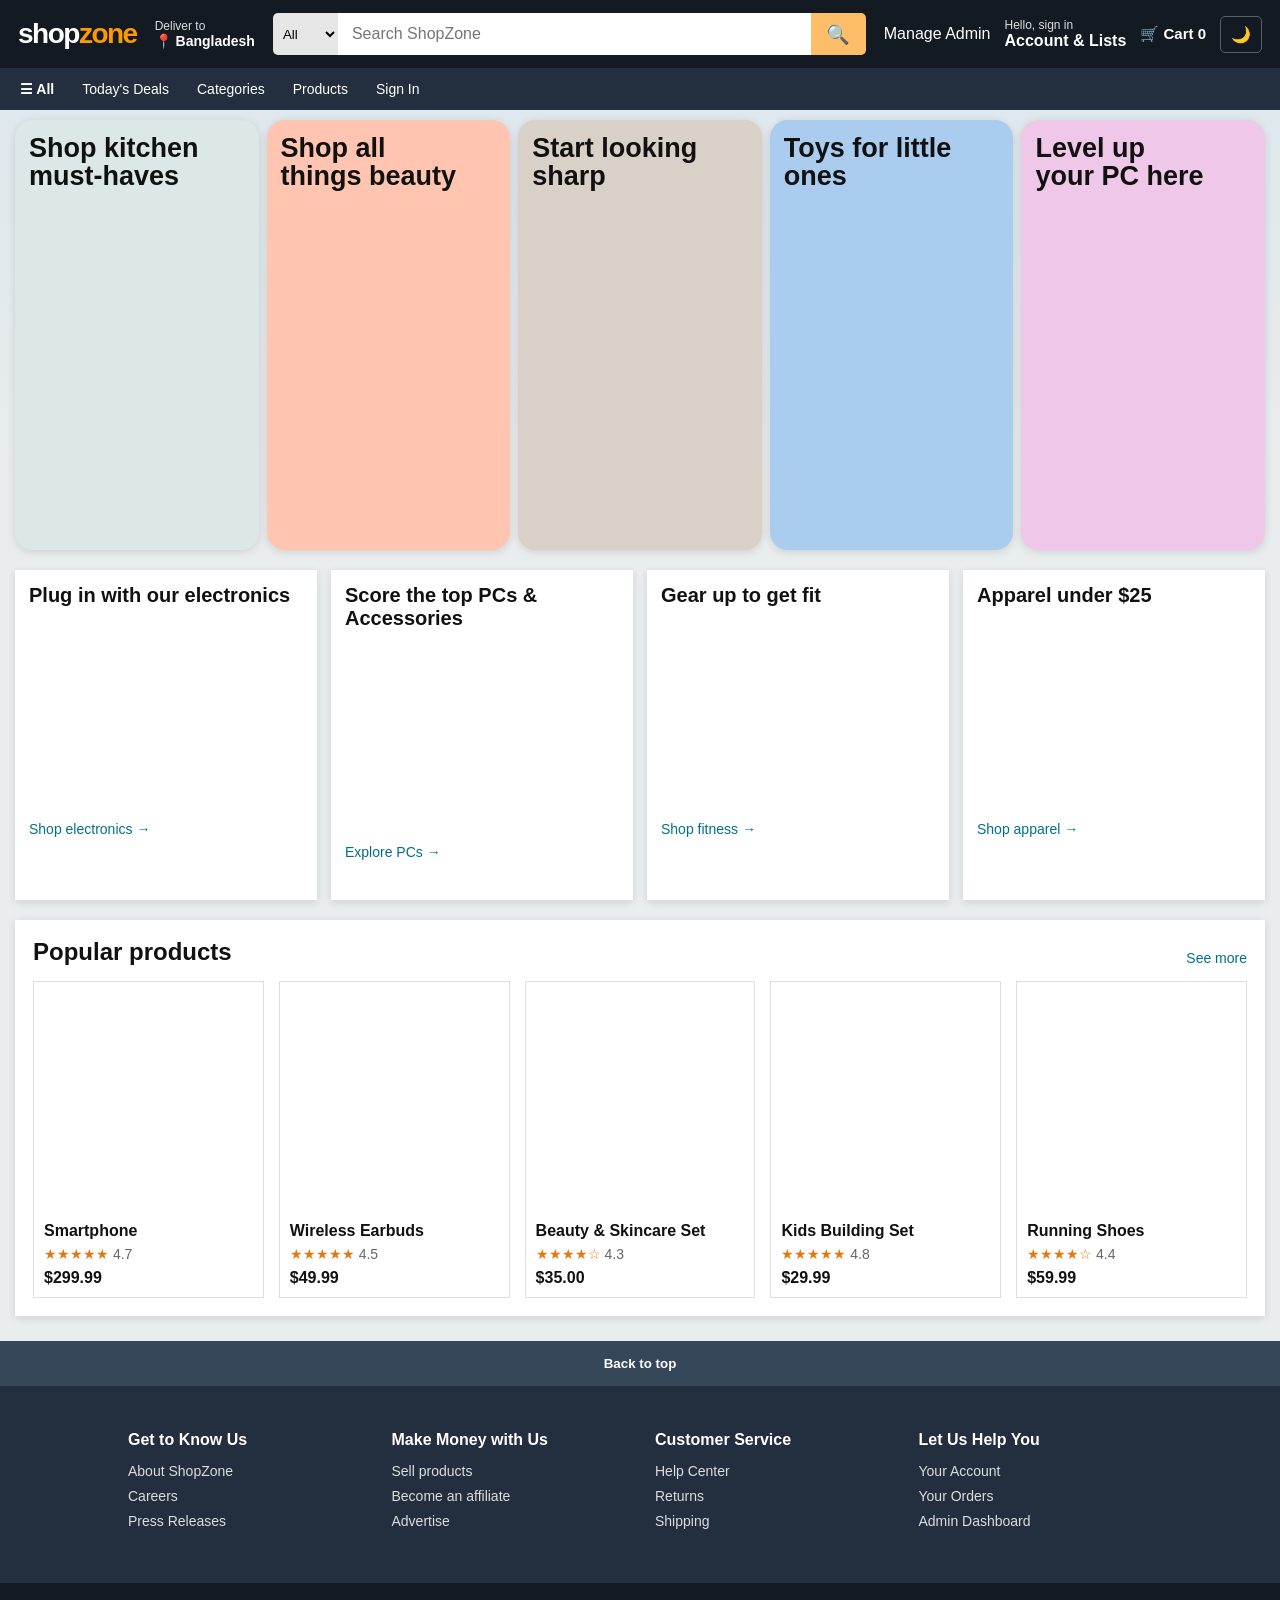
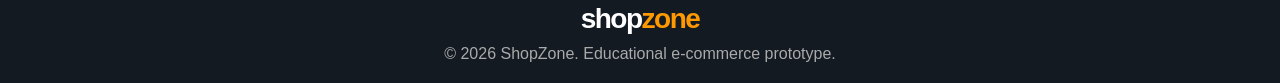
<file: index.html>
<!DOCTYPE html><html lang="en"><head><meta charset="UTF-8"/><meta name="viewport" content="width=device-width, initial-scale=1.0"/><title>ShopZone - Home</title><link rel="stylesheet" href="css/style.css"/></head>
<body>
<header class="top-header"><a class="logo" href="index.html">shop<span>zone</span></a><div class="deliver"><span class="small">Deliver to</span><strong>📍 Bangladesh</strong></div><div class="search-box"><select id="categorySelect"><option value="all">All</option><option value="electronics">Electronics</option><option value="beauty">Beauty</option><option value="fashion">Fashion</option><option value="toys">Toys</option></select><input id="searchInput" type="search" placeholder="Search ShopZone"/><button id="searchBtn">🔍</button></div><div class="header-links"><a href="admin.html">Manage Admin</a><a href="signin.html" class="account-link"><span class="small">Hello, sign in</span><strong>Account &amp; Lists</strong></a><a href="cart.html" class="cart-link">🛒 <strong>Cart <span id="cartCount">0</span></strong></a><button class="theme-toggle" id="themeToggle" title="Switch light/dark mode">🌙</button></div></header>
<nav class="sub-nav"><button id="menuBtn" class="menu-btn">☰ All</button><a href="#deals">Today's Deals</a><a href="#categories">Categories</a><a href="#products">Products</a><a href="signin.html">Sign In</a></nav>
<main>
<section class="hero-section" id="deals"><a href="product.html?id=1" class="hero-card kitchen"><div class="hero-title">Shop kitchen<br/>must-haves</div><div class="hero-image kitchen-image"></div></a><a href="product.html?id=3" class="hero-card beauty"><div class="hero-title">Shop all<br/>things beauty</div><div class="hero-image beauty-image"></div></a><a href="product.html?id=5" class="hero-card fashion"><div class="hero-title">Start looking<br/>sharp</div><div class="hero-image fashion-image"></div></a><a href="product.html?id=4" class="hero-card toys"><div class="hero-title">Toys for little ones</div><div class="hero-image toys-image"></div></a><a href="product.html?id=1" class="hero-card tech"><div class="hero-title">Level up<br/>your PC here</div><div class="hero-image tech-image"></div></a></section>
<section class="category-grid" id="categories"><article class="category-card" data-category="electronics"><h2>Plug in with our electronics</h2><div class="mini-grid"><a href="product.html?id=2" class="mini-product headphones"></a><a href="product.html?id=1" class="mini-product tablet"></a></div><a href="product.html?id=2">Shop electronics →</a></article><article class="category-card" data-category="electronics"><h2>Score the top PCs &amp; Accessories</h2><div class="mini-grid"><a href="product.html?id=1" class="mini-product desktop"></a><a href="product.html?id=1" class="mini-product laptop"></a></div><a href="product.html?id=1">Explore PCs →</a></article><article class="category-card" data-category="fashion"><h2>Gear up to get fit</h2><div class="mini-grid"><a href="product.html?id=5" class="mini-product tshirt"></a><a href="product.html?id=5" class="mini-product smartwatch"></a></div><a href="product.html?id=5">Shop fitness →</a></article><article class="category-card" data-category="fashion"><h2>Apparel under $25</h2><div class="mini-grid"><a href="product.html?id=5" class="mini-product dress"></a><a href="product.html?id=5" class="mini-product suit"></a></div><a href="product.html?id=5">Shop apparel →</a></article></section>
<section class="product-section" id="products"><div class="section-heading"><h2>Popular products</h2><a href="#products">See more</a></div><div class="product-row">
<a class="product-card" data-category="electronics" href="product.html?id=1"><div class="product-image phone"></div><h3>Smartphone</h3><p class="rating">★★★★★ <span>4.7</span></p><strong>$299.99</strong></a>
<a class="product-card" data-category="electronics" href="product.html?id=2"><div class="product-image earbuds"></div><h3>Wireless Earbuds</h3><p class="rating">★★★★★ <span>4.5</span></p><strong>$49.99</strong></a>
<a class="product-card" data-category="beauty" href="product.html?id=3"><div class="product-image skincare"></div><h3>Beauty &amp; Skincare Set</h3><p class="rating">★★★★☆ <span>4.3</span></p><strong>$35.00</strong></a>
<a class="product-card" data-category="toys" href="product.html?id=4"><div class="product-image toy"></div><h3>Kids Building Set</h3><p class="rating">★★★★★ <span>4.8</span></p><strong>$29.99</strong></a>
<a class="product-card" data-category="fashion" href="product.html?id=5"><div class="product-image shoes"></div><h3>Running Shoes</h3><p class="rating">★★★★☆ <span>4.4</span></p><strong>$59.99</strong></a></div></section>
</main>
<footer><button class="back-top" id="backTop">Back to top</button><div class="footer-main"><div><h3>Get to Know Us</h3><a href="#">About ShopZone</a><a href="#">Careers</a><a href="#">Press Releases</a></div><div><h3>Make Money with Us</h3><a href="#">Sell products</a><a href="#">Become an affiliate</a><a href="#">Advertise</a></div><div><h3>Customer Service</h3><a href="#">Help Center</a><a href="#">Returns</a><a href="#">Shipping</a></div><div><h3>Let Us Help You</h3><a href="signin.html">Your Account</a><a href="cart.html">Your Orders</a><a href="admin.html">Admin Dashboard</a></div></div><div class="footer-bottom"><div class="footer-logo">shop<span>zone</span></div><p>© 2026 ShopZone. Educational e-commerce prototype.</p></div></footer><div id="toast" class="toast"></div><script src="js/script.js?v=20261027-2"></script></body></html>
</file>
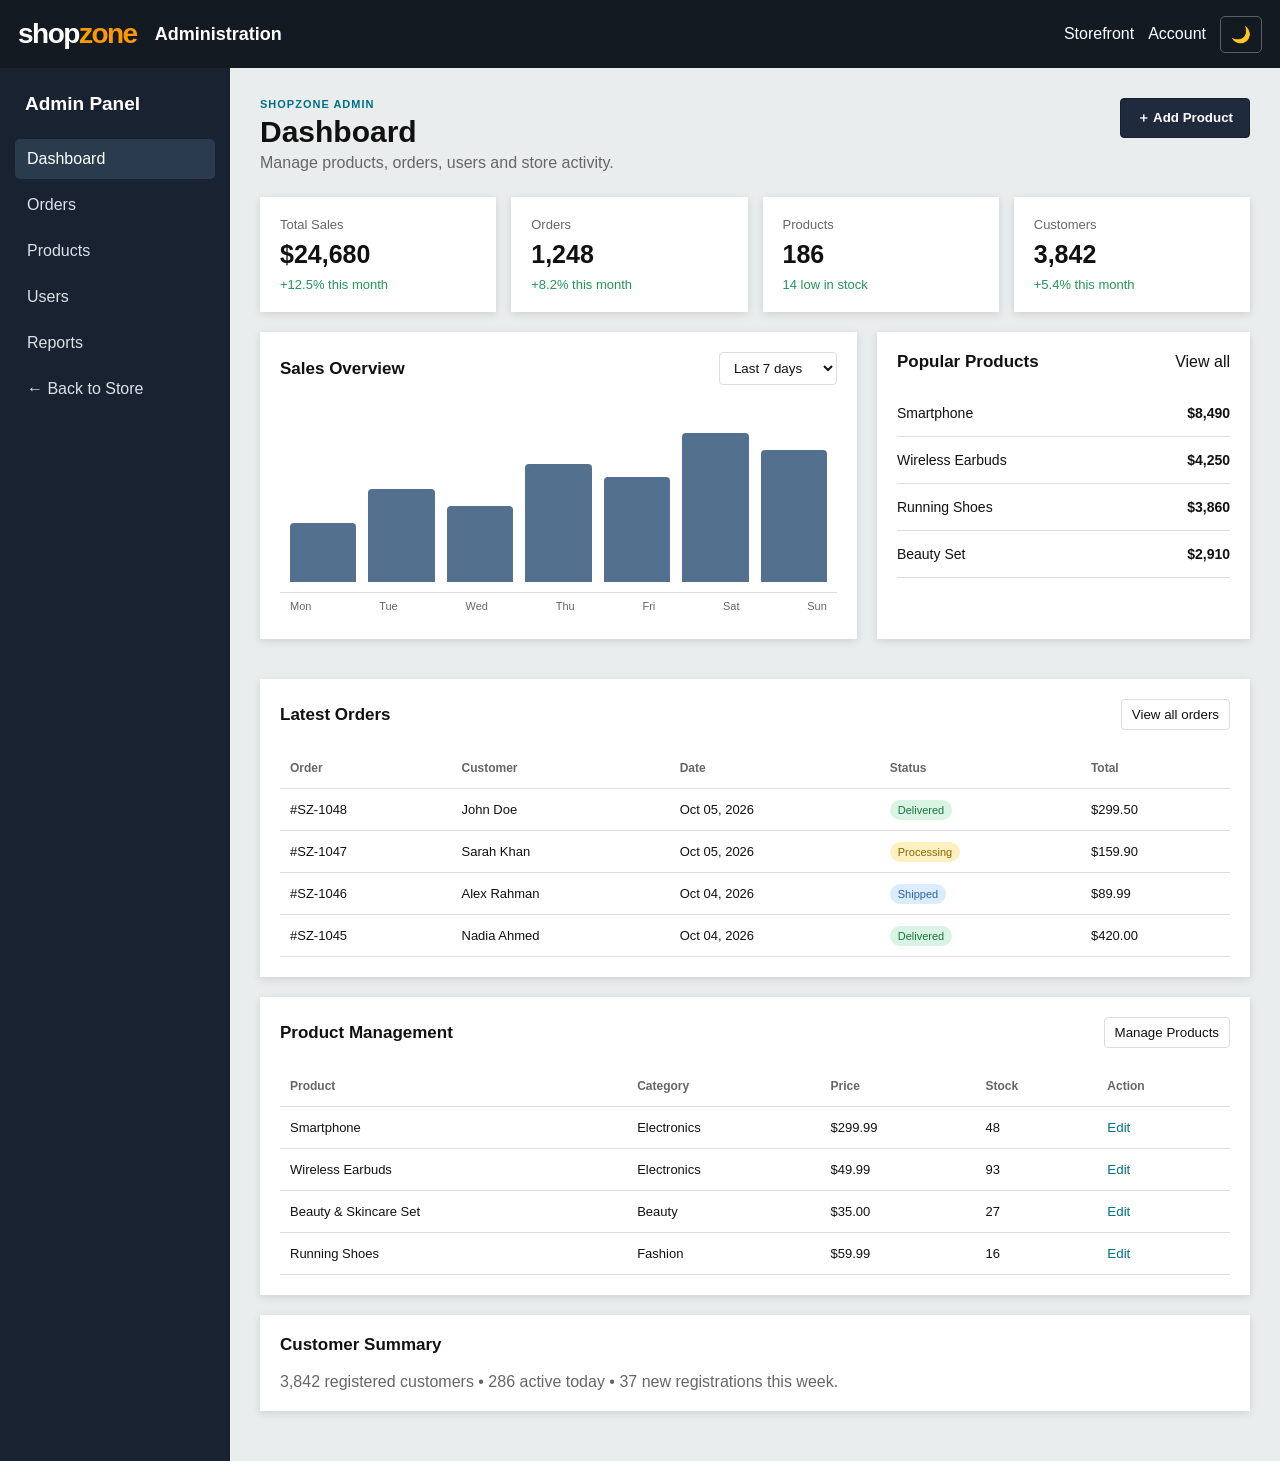
<file: admin.html>
<!DOCTYPE html>
<html lang="en"><head><meta charset="UTF-8"/><meta name="viewport" content="width=device-width, initial-scale=1.0"/><title>Admin Dashboard - ShopZone</title><link rel="stylesheet" href="css/style.css"/></head>
<body class="admin-page">
<header class="top-header"><a class="logo" href="index.html?v=a44c04a">shop<span>zone</span></a><div class="admin-header-title">Administration</div><div class="header-links"><a href="index.html?v=a44c04a">Storefront</a><a href="signin.html">Account</a><button class="theme-toggle" id="themeToggle">🌙</button></div></header>
<div class="admin-shell">
<aside class="admin-sidebar"><h2>Admin Panel</h2><a class="active" href="#overview">Dashboard</a><a href="#orders">Orders</a><a href="#products">Products</a><a href="#users">Users</a><a href="#reports">Reports</a><a href="index.html?v=a44c04a">← Back to Store</a></aside>
<main class="admin-content"><div class="admin-top"><div><p class="eyebrow">SHOPZONE ADMIN</p><h1>Dashboard</h1><p class="muted">Manage products, orders, users and store activity.</p></div><button id="adminAddProduct" class="primary-action small-button">＋ Add Product</button></div>
<section id="overview" class="stats-grid"><div class="stat-card"><span>Total Sales</span><strong>$24,680</strong><small>+12.5% this month</small></div><div class="stat-card"><span>Orders</span><strong>1,248</strong><small>+8.2% this month</small></div><div class="stat-card"><span>Products</span><strong>186</strong><small>14 low in stock</small></div><div class="stat-card"><span>Customers</span><strong>3,842</strong><small>+5.4% this month</small></div></section>
<section class="admin-grid"><div class="panel chart-panel" id="reports"><div class="panel-header"><h2>Sales Overview</h2><select><option>Last 7 days</option><option>Last 30 days</option></select></div><div class="fake-chart"><span style="height:35%"></span><span style="height:55%"></span><span style="height:45%"></span><span style="height:70%"></span><span style="height:62%"></span><span style="height:88%"></span><span style="height:78%"></span></div><div class="chart-labels"><span>Mon</span><span>Tue</span><span>Wed</span><span>Thu</span><span>Fri</span><span>Sat</span><span>Sun</span></div></div><div class="panel"><div class="panel-header"><h2>Popular Products</h2><a href="#products">View all</a></div><ul class="admin-list"><li><span>Smartphone</span><strong>$8,490</strong></li><li><span>Wireless Earbuds</span><strong>$4,250</strong></li><li><span>Running Shoes</span><strong>$3,860</strong></li><li><span>Beauty Set</span><strong>$2,910</strong></li></ul></div></section>
<section class="panel" id="orders"><div class="panel-header"><h2>Latest Orders</h2><button class="outline-button">View all orders</button></div><div class="table-wrap"><table><thead><tr><th>Order</th><th>Customer</th><th>Date</th><th>Status</th><th>Total</th></tr></thead><tbody><tr><td>#SZ-1048</td><td>John Doe</td><td>Oct 05, 2026</td><td><span class="status delivered">Delivered</span></td><td>$299.50</td></tr><tr><td>#SZ-1047</td><td>Sarah Khan</td><td>Oct 05, 2026</td><td><span class="status processing">Processing</span></td><td>$159.90</td></tr><tr><td>#SZ-1046</td><td>Alex Rahman</td><td>Oct 04, 2026</td><td><span class="status shipped">Shipped</span></td><td>$89.99</td></tr><tr><td>#SZ-1045</td><td>Nadia Ahmed</td><td>Oct 04, 2026</td><td><span class="status delivered">Delivered</span></td><td>$420.00</td></tr></tbody></table></div></section>
<section class="panel" id="products"><div class="panel-header"><h2>Product Management</h2><button class="outline-button" id="adminProductAction">Manage Products</button></div><div class="table-wrap"><table><thead><tr><th>Product</th><th>Category</th><th>Price</th><th>Stock</th><th>Action</th></tr></thead><tbody><tr><td>Smartphone</td><td>Electronics</td><td>$299.99</td><td>48</td><td><button class="table-action">Edit</button></td></tr><tr><td>Wireless Earbuds</td><td>Electronics</td><td>$49.99</td><td>93</td><td><button class="table-action">Edit</button></td></tr><tr><td>Beauty &amp; Skincare Set</td><td>Beauty</td><td>$35.00</td><td>27</td><td><button class="table-action">Edit</button></td></tr><tr><td>Running Shoes</td><td>Fashion</td><td>$59.99</td><td>16</td><td><button class="table-action">Edit</button></td></tr></tbody></table></div></section>
<section class="panel" id="users"><div class="panel-header"><h2>Customer Summary</h2></div><p class="muted">3,842 registered customers • 286 active today • 37 new registrations this week.</p></section>
</main></div><div id="toast" class="toast"></div><script src="js/script.js?v=20261027-2"></script><script src="js/admin.js"></script></body></html>
</file>
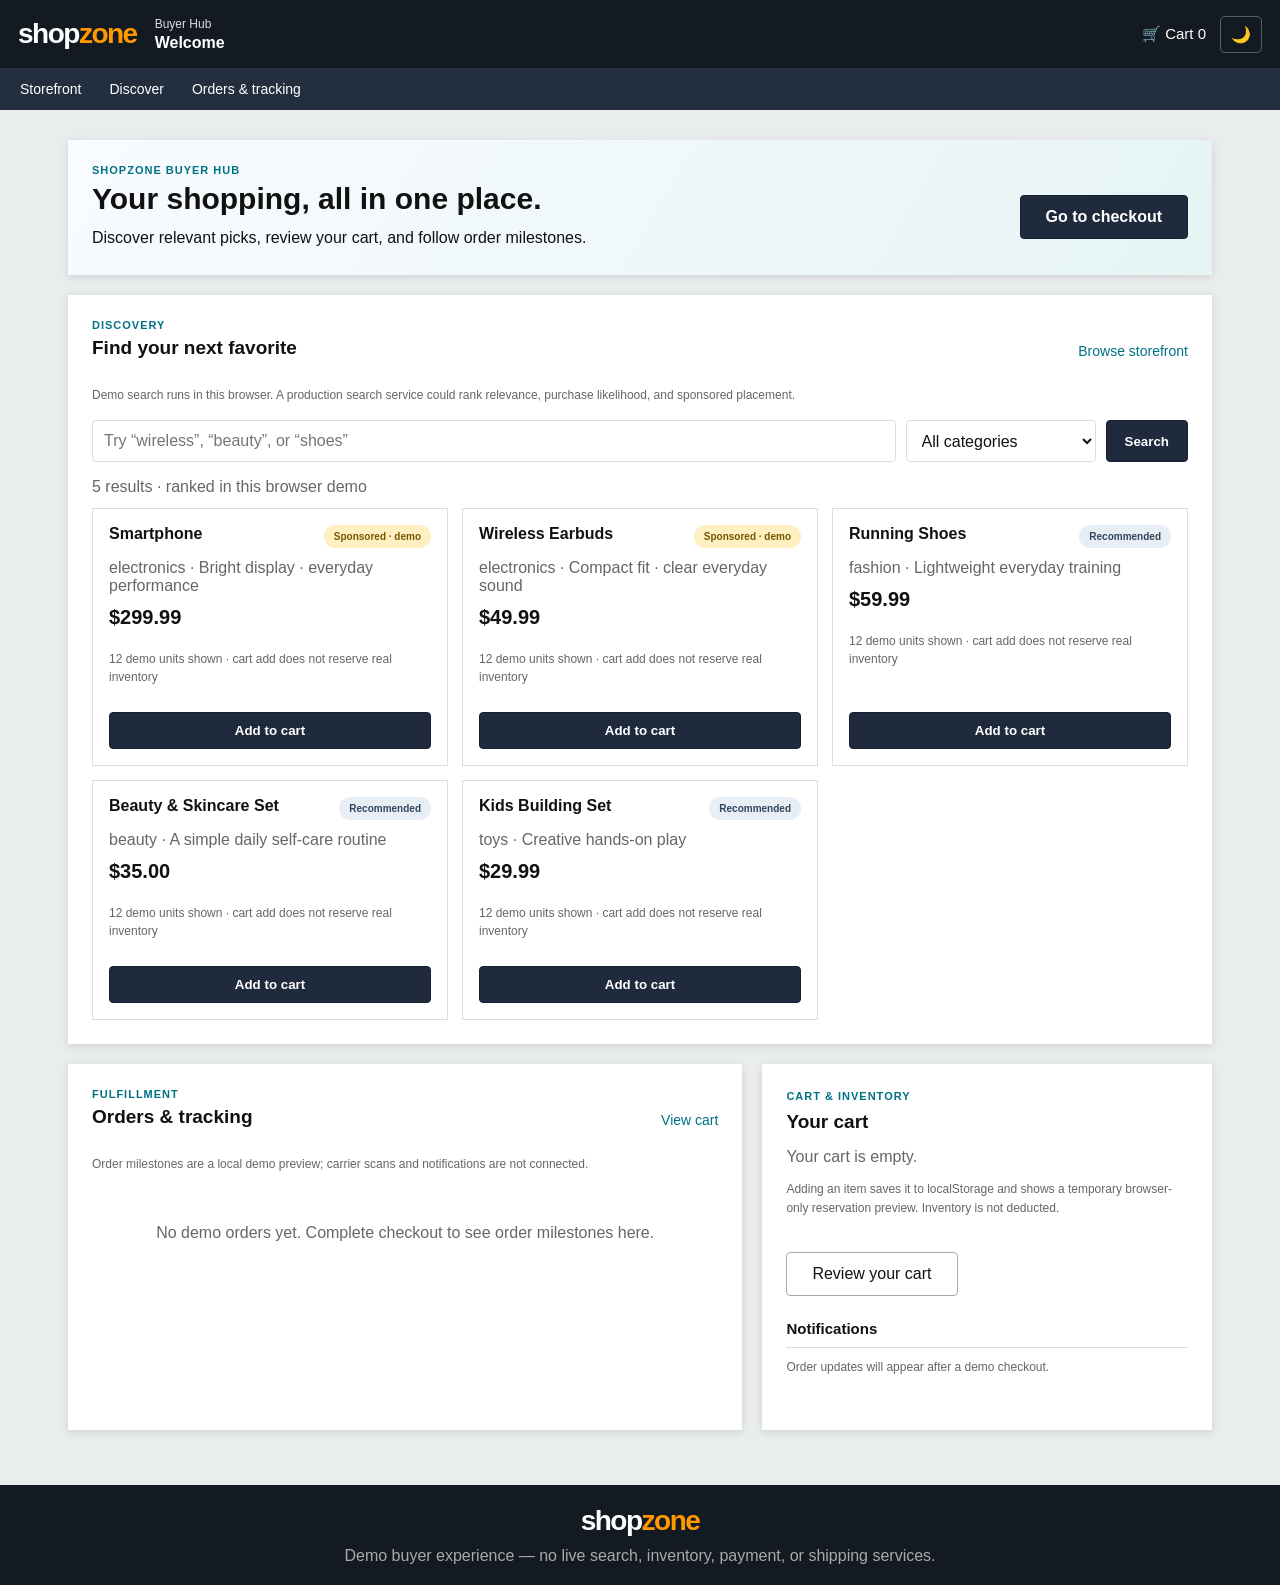
<file: buyer.html>
<!DOCTYPE html>
<html lang="en">
<head>
  <meta charset="UTF-8" />
  <meta name="viewport" content="width=device-width, initial-scale=1.0" />
  <title>Buyer Hub - ShopZone</title>
  <link rel="stylesheet" href="css/style.css" />
  <link rel="stylesheet" href="css/portals.css" />
</head>
<body>
  <header class="top-header">
    <a class="logo" href="index.html">shop<span>zone</span></a>
    <div class="buyer-welcome"><span class="small">Buyer Hub</span><strong id="buyerGreeting">Welcome</strong></div>
    <div class="header-links">
      <a href="cart.html" class="cart-link">🛒 Cart <span id="cartCount">0</span></a>
      <button class="theme-toggle" id="themeToggle" title="Switch light/dark mode">🌙</button>
    </div>
  </header>
  <nav class="sub-nav"><a href="index.html">Storefront</a><a href="#discover">Discover</a><a href="#orders">Orders &amp; tracking</a></nav>

  <main class="portal-page">
    <div id="buyerDashboard">
      <section class="portal-hero">
        <div><p class="eyebrow">SHOPZONE BUYER HUB</p><h1>Your shopping, all in one place.</h1><p>Discover relevant picks, review your cart, and follow order milestones.</p></div>
        <a class="primary-action inline-button" href="cart.html">Go to checkout</a>
      </section>

      <section class="portal-panel" id="discover">
        <div class="section-heading"><div><p class="eyebrow">DISCOVERY</p><h2>Find your next favorite</h2></div><a href="index.html#products">Browse storefront</a></div>
        <p class="prototype-note">Demo search runs in this browser. A production search service could rank relevance, purchase likelihood, and sponsored placement.</p>
        <form id="buyerSearchForm" class="buyer-search"><label class="sr-only" for="buyerSearch">Search products</label><input id="buyerSearch" type="search" placeholder="Try “wireless”, “beauty”, or “shoes”" /><select id="buyerCategory" aria-label="Filter by category"><option value="all">All categories</option><option value="electronics">Electronics</option><option value="beauty">Beauty</option><option value="fashion">Fashion</option><option value="toys">Toys</option></select><button class="primary-action" type="submit">Search</button></form>
        <div id="searchFeedback" class="muted" aria-live="polite"></div>
        <div id="buyerProducts" class="buyer-product-grid"></div>
      </section>

      <section class="buyer-lower-grid">
        <section class="portal-panel" id="orders"><div class="section-heading"><div><p class="eyebrow">FULFILLMENT</p><h2>Orders &amp; tracking</h2></div><a href="cart.html">View cart</a></div><p class="prototype-note">Order milestones are a local demo preview; carrier scans and notifications are not connected.</p><div id="buyerOrders"></div></section>
        <aside class="portal-panel"><p class="eyebrow">CART &amp; INVENTORY</p><h2>Your cart</h2><p id="buyerCartSummary" class="muted"></p><p class="prototype-note">Adding an item saves it to localStorage and shows a temporary browser-only reservation preview. Inventory is not deducted.</p><a class="secondary-action inline-button" href="cart.html">Review your cart</a><h3 class="notification-heading">Notifications</h3><div id="buyerNotifications" class="notification-list"></div></aside>
      </section>
    </div>
  </main>
  <footer><div class="footer-bottom"><div class="footer-logo">shop<span>zone</span></div><p>Demo buyer experience — no live search, inventory, payment, or shipping services.</p></div></footer>
  <div id="toast" class="toast" aria-live="polite"></div>
  <script src="js/script.js?v=20261027-2"></script>
  <script src="js/buyer.js"></script>
</body>
</html>
</file>
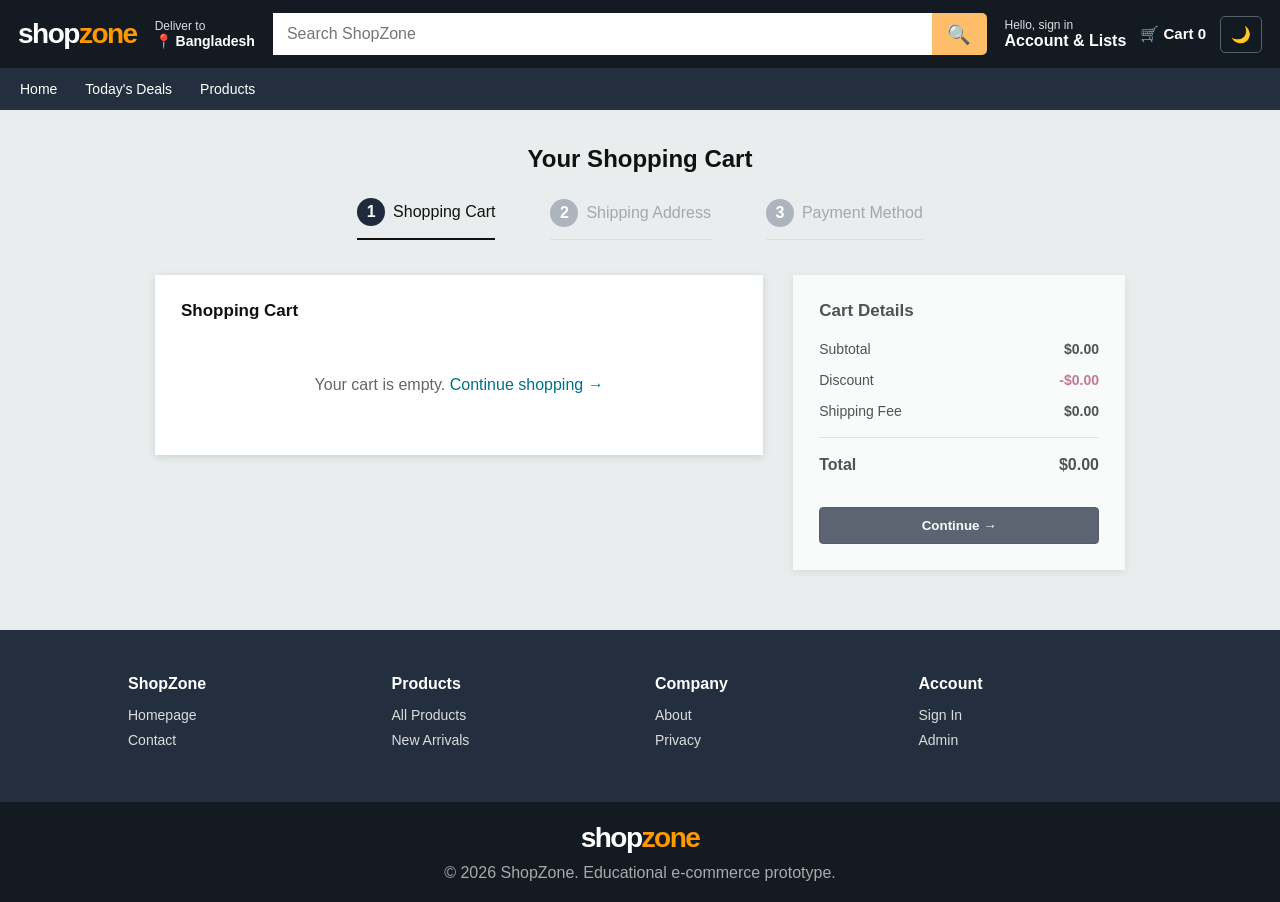
<file: cart.html>
<!DOCTYPE html>
<html lang="en">
<head>
  <meta charset="UTF-8" /><meta name="viewport" content="width=device-width, initial-scale=1.0" />
  <title>Shopping Cart - ShopZone</title><link rel="stylesheet" href="css/style.css" /><link rel="stylesheet" href="css/checkout.css" />
</head>
<body>
<header class="top-header"><a class="logo" href="index.html">shop<span>zone</span></a><div class="deliver"><span class="small">Deliver to</span><strong>📍 Bangladesh</strong></div><div class="search-box"><input id="searchInput" type="search" placeholder="Search ShopZone" /><button id="searchBtn">🔍</button></div><div class="header-links"><a href="signin.html" class="account-link"><span class="small">Hello, sign in</span><strong>Account &amp; Lists</strong></a><a href="cart.html" class="cart-link">🛒 <strong>Cart <span id="cartCount">0</span></strong></a><button class="theme-toggle" id="themeToggle">🌙</button></div></header>
<nav class="sub-nav"><a href="index.html">Home</a><a href="index.html#deals">Today's Deals</a><a href="index.html#products">Products</a></nav>

<main class="checkout-page">
  <h1>Your Shopping Cart</h1>
  <div class="checkout-steps"><div class="step active" data-step="1"><b>1</b><span>Shopping Cart</span></div><div class="step" data-step="2"><b>2</b><span>Shipping Address</span></div><div class="step" data-step="3"><b>3</b><span>Payment Method</span></div></div>

  <div id="checkoutStep1" class="checkout-layout">
    <section class="checkout-card"><h2>Shopping Cart</h2><div id="cartItems"></div><div id="emptyCart" class="empty-cart" hidden>Your cart is empty. <a href="index.html">Continue shopping →</a></div></section>
    <aside class="summary-card"><h2>Cart Details</h2><div class="summary-line"><span>Subtotal</span><strong id="subtotal">$0.00</strong></div><div class="summary-line discount"><span>Discount</span><strong id="discount">-$0.00</strong></div><div class="summary-line"><span>Shipping Fee</span><strong id="shipping">$0.00</strong></div><hr /><div class="summary-line total"><span>Total</span><strong id="total">$0.00</strong></div><button id="toAddress" class="primary-action">Continue →</button></aside>
  </div>

  <div id="checkoutStep2" class="checkout-layout" hidden>
    <section class="checkout-card"><h2>Shipping Address</h2><form id="addressForm" class="checkout-form"><label>Name<input name="name" required placeholder="John Doe" /></label><label>Email<input name="email" type="email" required placeholder="john@example.com" /></label><label>Phone<input name="phone" required placeholder="0123456789" /></label><label>Address<input name="address" required placeholder="123 Main St, Dhaka" /></label><label>City<input name="city" required placeholder="Dhaka" /></label><div class="checkout-buttons"><button type="button" id="backToCart" class="secondary-action">← Back</button><button type="submit" class="primary-action">Continue →</button></div></form></section>
    <aside class="summary-card"><h2>Cart Details</h2><div class="summary-line"><span>Subtotal</span><strong class="subtotal-copy">$0.00</strong></div><div class="summary-line discount"><span>Discount</span><strong class="discount-copy">-$0.00</strong></div><div class="summary-line"><span>Shipping Fee</span><strong class="shipping-copy">$0.00</strong></div><hr /><div class="summary-line total"><span>Total</span><strong class="total-copy">$0.00</strong></div></aside>
  </div>

  <div id="checkoutStep3" class="checkout-layout" hidden>
    <section class="checkout-card"><h2>Payment Method</h2><p class="muted">Choose a payment method for this demo checkout. No card or payment details are collected or processed.</p><div class="payment-methods"><label class="payment-option"><input type="radio" name="payment" value="card" checked /><span>💳 Credit / Debit Card (demo)</span></label><label class="payment-option"><input type="radio" name="payment" value="stripe" /><span>🟣 Stripe (demo selection only)</span></label><label class="payment-option"><input type="radio" name="payment" value="cod" /><span>💵 Cash on Delivery (demo)</span></label></div><div class="checkout-buttons"><button id="backToAddress" class="secondary-action">← Back</button><button id="placeOrder" class="primary-action">Place Demo Order ✓</button></div></section>
    <aside class="summary-card"><h2>Order Total</h2><div class="summary-line"><span>Subtotal</span><strong class="subtotal-copy">$0.00</strong></div><div class="summary-line discount"><span>Discount</span><strong class="discount-copy">-$0.00</strong></div><div class="summary-line"><span>Shipping Fee</span><strong class="shipping-copy">$0.00</strong></div><hr /><div class="summary-line total"><span>Total</span><strong class="total-copy">$0.00</strong></div></aside>
  </div>

  <div id="orderSuccess" class="order-success" hidden><div class="success-icon">✓</div><h2>Demo order saved!</h2><p>Your order was saved in this browser only. No payment was processed or shipment created.</p><a href="buyer.html#orders" class="primary-action inline-button">View order tracking</a><a href="index.html" class="secondary-action inline-button">Continue Shopping</a></div>
</main>
<footer><div class="footer-main"><div><h3>ShopZone</h3><a href="index.html">Homepage</a><a href="#">Contact</a></div><div><h3>Products</h3><a href="index.html#products">All Products</a><a href="#">New Arrivals</a></div><div><h3>Company</h3><a href="#">About</a><a href="#">Privacy</a></div><div><h3>Account</h3><a href="signin.html">Sign In</a><a href="admin.html">Admin</a></div></div><div class="footer-bottom"><div class="footer-logo">shop<span>zone</span></div><p>© 2026 ShopZone. Educational e-commerce prototype.</p></div></footer>
<div id="toast" class="toast"></div><script src="js/script.js?v=20261027-2"></script><script src="js/cart.js"></script>
</body></html>
</file>
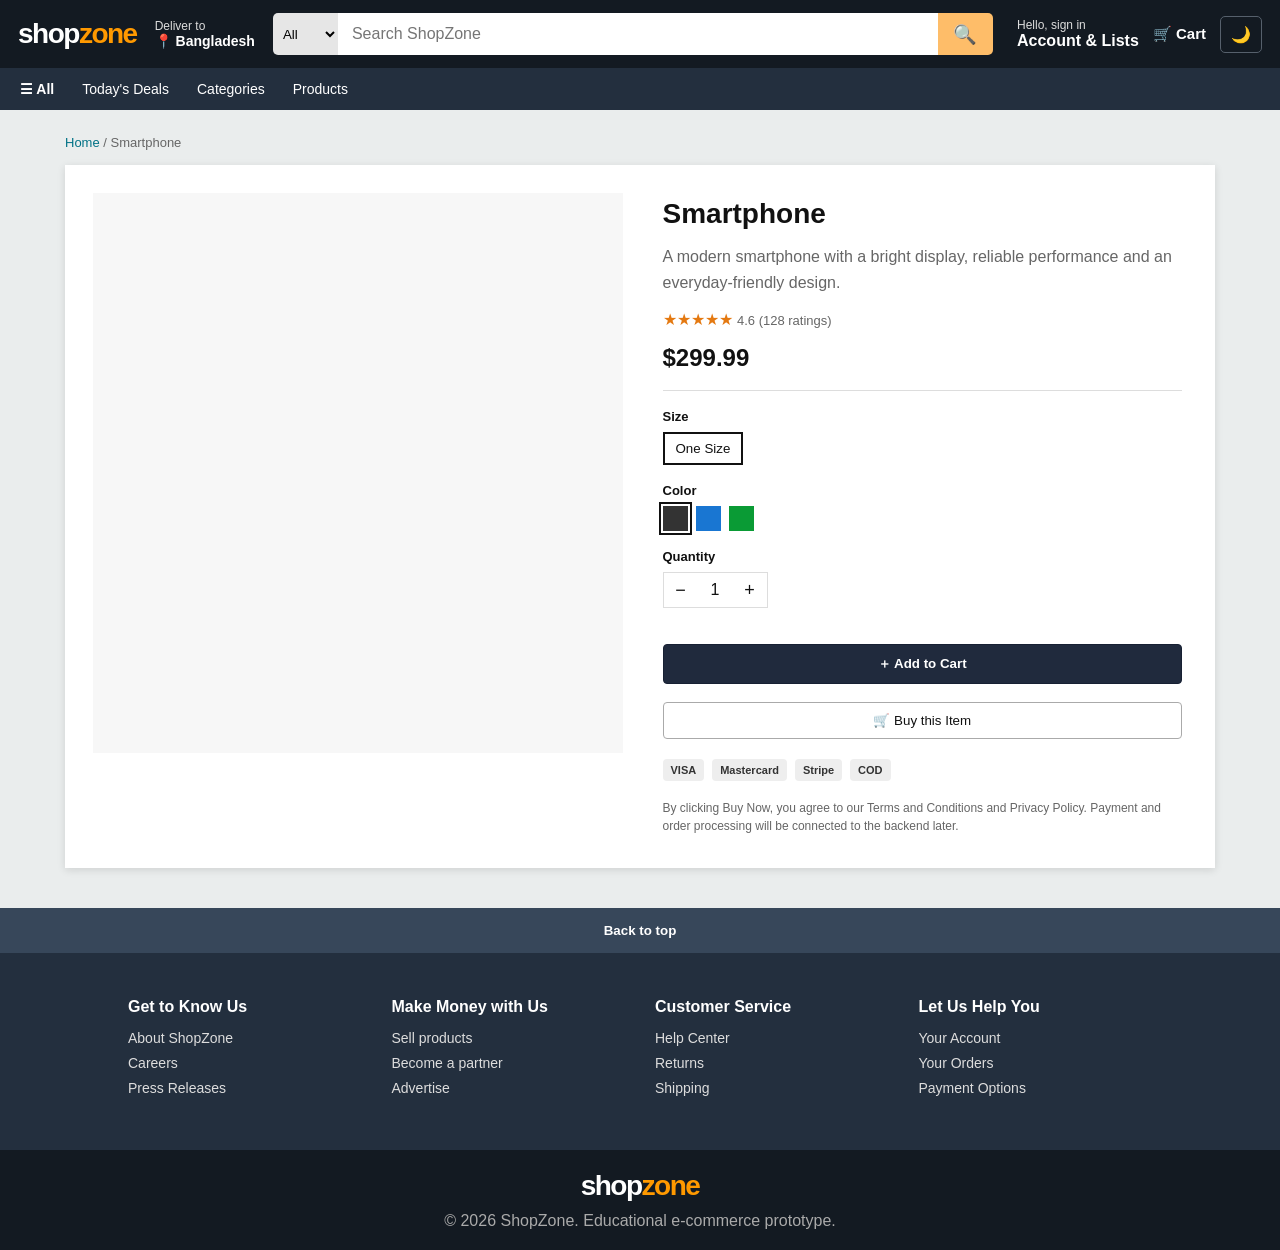
<file: product.html>
<!DOCTYPE html>
<html lang="en">
<head>
  <meta charset="UTF-8" />
  <meta name="viewport" content="width=device-width, initial-scale=1.0" />
  <title>Product - ShopZone</title>
  <link rel="stylesheet" href="css/style.css" />
</head>
<body>
  <header class="top-header">
    <a class="logo" href="index.html">shop<span>zone</span></a>
    <div class="deliver"><span class="small">Deliver to</span><strong>📍 Bangladesh</strong></div>
    <div class="search-box"><select id="categorySelect"><option value="all">All</option><option value="electronics">Electronics</option><option value="beauty">Beauty</option><option value="fashion">Fashion</option><option value="toys">Toys</option></select><input id="searchInput" type="search" placeholder="Search ShopZone" /><button id="searchBtn">🔍</button></div>
    <div class="header-links">
      <a href="signin.html" class="account-link"><span class="small">Hello, sign in</span><strong>Account &amp; Lists</strong></a>
      <a href="cart.html" class="cart-link">🛒 <strong>Cart</strong></a>
      <button class="theme-toggle" id="themeToggle" title="Switch theme">🌙</button>
    </div>
  </header>
  <nav class="sub-nav"><button id="menuBtn" class="menu-btn">☰ All</button><a href="index.html#deals">Today's Deals</a><a href="index.html#categories">Categories</a><a href="index.html#products">Products</a></nav>

  <main class="product-detail-page">
    <div class="breadcrumbs"><a href="index.html">Home</a> / <span id="breadcrumbName">Product</span></div>
    <section class="product-detail-card">
      <div class="product-gallery"><div id="productImage" class="detail-image"></div></div>
      <div class="product-info">
        <h1 id="productName">Product</h1>
        <p id="productDescription" class="product-description"></p>
        <div class="detail-rating">★★★★★ <span>4.6 (128 ratings)</span></div>
        <div id="productPrice" class="detail-price"></div>
        <hr />
        <div class="option-group"><label>Size</label><div id="sizeOptions" class="option-row"></div></div>
        <div class="option-group"><label>Color</label><div id="colorOptions" class="color-row"></div></div>
        <div class="option-group"><label>Quantity</label><div class="quantity-control"><button id="qtyMinus">−</button><span id="qtyValue">1</span><button id="qtyPlus">+</button></div></div>
        <button id="addToCart" class="primary-action">＋ Add to Cart</button>
        <button id="buyNow" class="secondary-action">🛒 Buy this Item</button>
        <div class="payment-badges"><span>VISA</span><span>Mastercard</span><span>Stripe</span><span>COD</span></div>
        <p class="purchase-note">By clicking Buy Now, you agree to our Terms and Conditions and Privacy Policy. Payment and order processing will be connected to the backend later.</p>
      </div>
    </section>
  </main>

  <footer><button class="back-top" id="backTop">Back to top</button><div class="footer-main"><div><h3>Get to Know Us</h3><a href="#">About ShopZone</a><a href="#">Careers</a><a href="#">Press Releases</a></div><div><h3>Make Money with Us</h3><a href="#">Sell products</a><a href="#">Become a partner</a><a href="#">Advertise</a></div><div><h3>Customer Service</h3><a href="#">Help Center</a><a href="#">Returns</a><a href="#">Shipping</a></div><div><h3>Let Us Help You</h3><a href="signin.html">Your Account</a><a href="cart.html">Your Orders</a><a href="#">Payment Options</a></div></div><div class="footer-bottom"><div class="footer-logo">shop<span>zone</span></div><p>© 2026 ShopZone. Educational e-commerce prototype.</p></div></footer>
  <div id="toast" class="toast"></div>
  <script src="js/script.js?v=20261027-2"></script>
  <script src="js/product.js"></script>
</body>
</html>
</file>
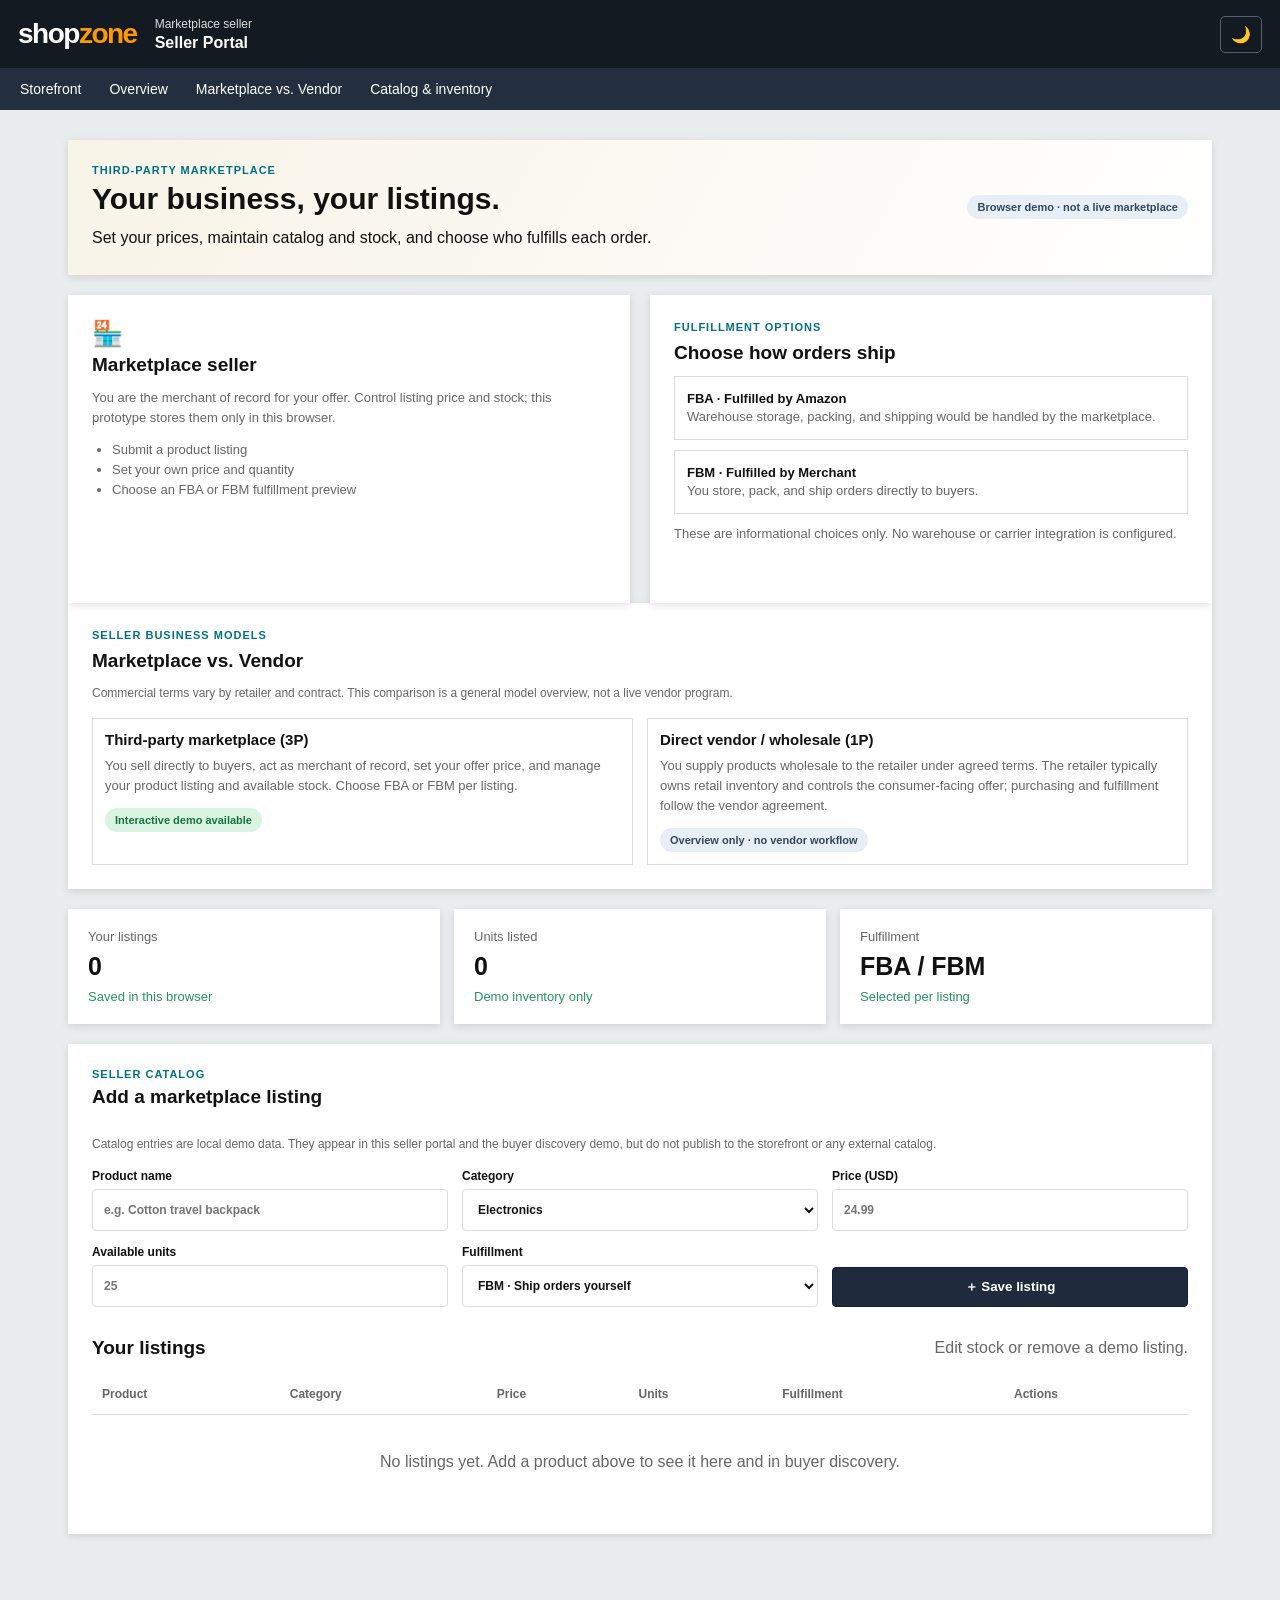
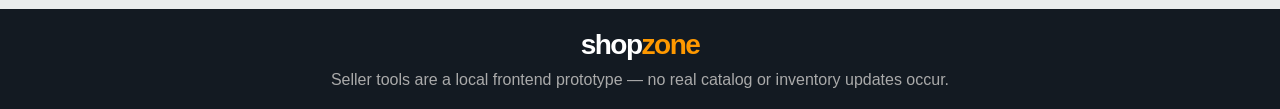
<file: seller.html>
<!DOCTYPE html>
<html lang="en">
<head>
  <meta charset="UTF-8" />
  <meta name="viewport" content="width=device-width, initial-scale=1.0" />
  <title>Seller Portal - ShopZone</title>
  <link rel="stylesheet" href="css/style.css" />
  <link rel="stylesheet" href="css/portals.css" />
</head>
<body>
  <header class="top-header">
    <a class="logo" href="index.html">shop<span>zone</span></a>
    <div class="buyer-welcome"><span class="small">Marketplace seller</span><strong>Seller Portal</strong></div>
    <div class="header-links"><button class="theme-toggle" id="themeToggle" title="Switch light/dark mode">🌙</button></div>
  </header>
  <nav class="sub-nav"><a href="index.html">Storefront</a><a href="#seller-overview">Overview</a><a href="#seller-models">Marketplace vs. Vendor</a><a href="#catalog">Catalog &amp; inventory</a></nav>

  <main class="portal-page">
    <div id="sellerDashboard">
    <section class="portal-hero seller-hero">
      <div><p class="eyebrow">THIRD-PARTY MARKETPLACE</p><h1>Your business, your listings.</h1><p>Set your prices, maintain catalog and stock, and choose who fulfills each order.</p></div>
      <span class="prototype-chip">Browser demo · not a live marketplace</span>
    </section>
    <section class="seller-model-grid" id="seller-overview">
      <article class="portal-panel"><span class="model-icon">🏪</span><h2>Marketplace seller</h2><p>You are the merchant of record for your offer. Control listing price and stock; this prototype stores them only in this browser.</p><ul><li>Submit a product listing</li><li>Set your own price and quantity</li><li>Choose an FBA or FBM fulfillment preview</li></ul></article>
      <article class="portal-panel fulfillment-panel"><p class="eyebrow">FULFILLMENT OPTIONS</p><h2>Choose how orders ship</h2><div class="fulfillment-option"><strong>FBA · Fulfilled by Amazon</strong><p>Warehouse storage, packing, and shipping would be handled by the marketplace.</p></div><div class="fulfillment-option"><strong>FBM · Fulfilled by Merchant</strong><p>You store, pack, and ship orders directly to buyers.</p></div><p class="prototype-note">These are informational choices only. No warehouse or carrier integration is configured.</p></article>
    </section>
    <section class="portal-panel" id="seller-models">
      <p class="eyebrow">SELLER BUSINESS MODELS</p>
      <h2>Marketplace vs. Vendor</h2>
      <p class="prototype-note">Commercial terms vary by retailer and contract. This comparison is a general model overview, not a live vendor program.</p>
      <div class="model-comparison">
        <article class="fulfillment-option"><h3>Third-party marketplace (3P)</h3><p>You sell directly to buyers, act as merchant of record, set your offer price, and manage your product listing and available stock. Choose FBA or FBM per listing.</p><span class="product-tag seller-tag">Interactive demo available</span></article>
        <article class="fulfillment-option"><h3>Direct vendor / wholesale (1P)</h3><p>You supply products wholesale to the retailer under agreed terms. The retailer typically owns retail inventory and controls the consumer-facing offer; purchasing and fulfillment follow the vendor agreement.</p><span class="product-tag">Overview only · no vendor workflow</span></article>
      </div>
    </section>
    <section class="seller-metrics" aria-label="Seller listing summary"><div class="stat-card"><span>Your listings</span><strong id="sellerListingCount">0</strong><small>Saved in this browser</small></div><div class="stat-card"><span>Units listed</span><strong id="sellerStockCount">0</strong><small>Demo inventory only</small></div><div class="stat-card"><span>Fulfillment</span><strong>FBA / FBM</strong><small>Selected per listing</small></div></section>

    <section class="portal-panel" id="catalog">
      <div class="section-heading"><div><p class="eyebrow">SELLER CATALOG</p><h2>Add a marketplace listing</h2></div></div>
      <p class="prototype-note">Catalog entries are local demo data. They appear in this seller portal and the buyer discovery demo, but do not publish to the storefront or any external catalog.</p>
      <form id="sellerListingForm" class="seller-form">
        <label>Product name<input name="name" required maxlength="80" placeholder="e.g. Cotton travel backpack" /></label>
        <label>Category<select name="category" required><option value="electronics">Electronics</option><option value="beauty">Beauty</option><option value="fashion">Fashion</option><option value="toys">Toys</option></select></label>
        <label>Price (USD)<input name="price" type="number" min="0.01" step="0.01" required placeholder="24.99" /></label>
        <label>Available units<input name="stock" type="number" min="0" step="1" required placeholder="25" /></label>
        <label>Fulfillment<select name="fulfillment"><option value="FBM">FBM · Ship orders yourself</option><option value="FBA">FBA · Marketplace fulfillment</option></select></label>
        <button class="primary-action" type="submit">＋ Save listing</button>
      </form>
      <div class="section-heading seller-list-heading"><h2>Your listings</h2><span class="muted">Edit stock or remove a demo listing.</span></div>
      <div class="table-wrap"><table><thead><tr><th>Product</th><th>Category</th><th>Price</th><th>Units</th><th>Fulfillment</th><th>Actions</th></tr></thead><tbody id="sellerListings"></tbody></table></div>
      <p id="sellerEmpty" class="empty-cart">No listings yet. Add a product above to see it here and in buyer discovery.</p>
    </section>
    </div>
  </main>
  <footer><div class="footer-bottom"><div class="footer-logo">shop<span>zone</span></div><p>Seller tools are a local frontend prototype — no real catalog or inventory updates occur.</p></div></footer>
  <div id="toast" class="toast" aria-live="polite"></div>
  <script src="js/script.js?v=20261027-2"></script>
  <script src="js/seller.js"></script>
</body>
</html>
</file>
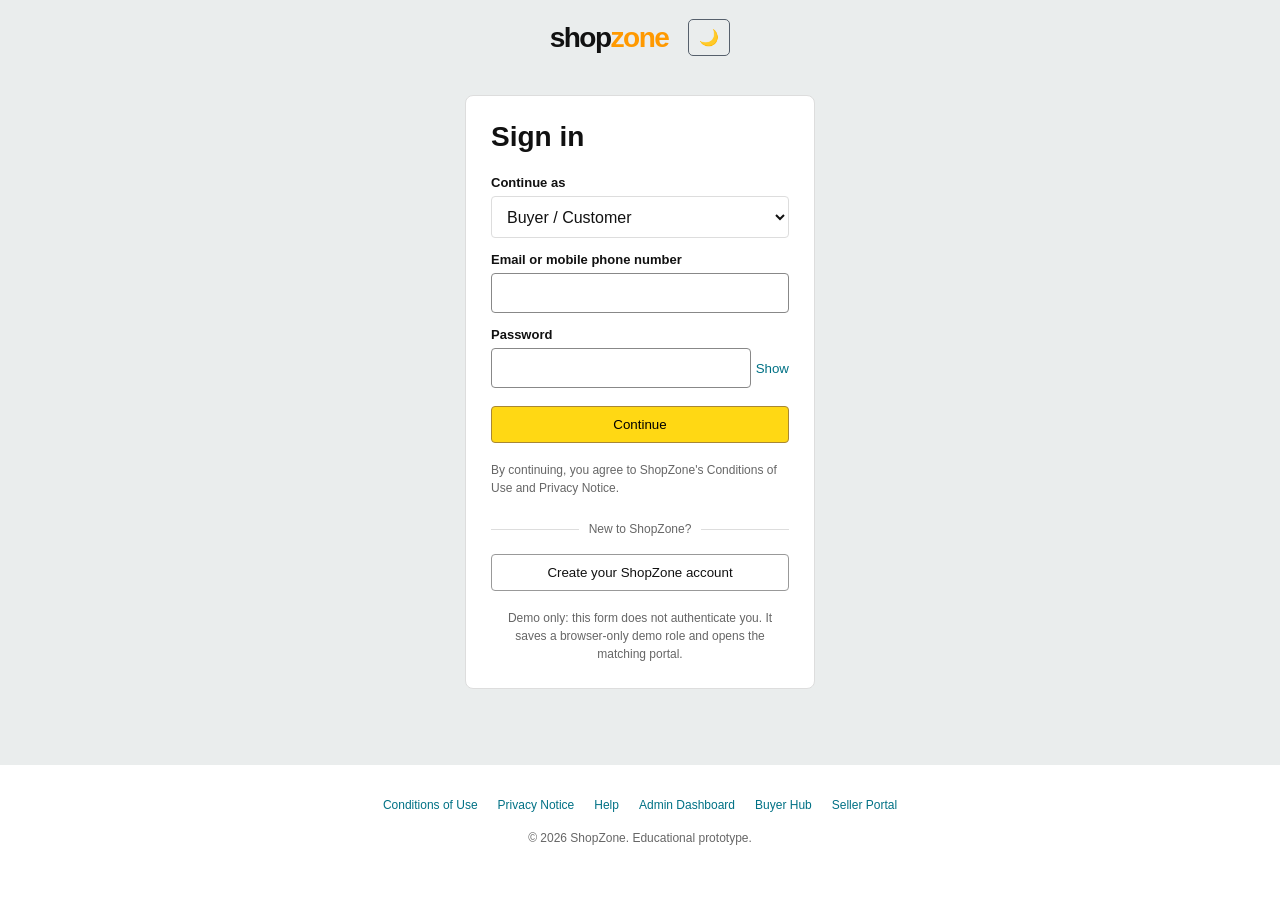
<file: signin.html>
<!DOCTYPE html><html lang="en"><head><meta charset="UTF-8"/><meta name="viewport" content="width=device-width, initial-scale=1.0"/><title>Sign In - ShopZone</title><link rel="stylesheet" href="css/style.css"/><link rel="stylesheet" href="css/portals.css"/></head><body class="signin-page"><header class="signin-header"><a href="index.html" class="signin-logo">shop<span>zone</span></a><button class="theme-toggle" id="themeToggle">🌙</button></header><main class="signin-main"><section class="signin-card"><h1>Sign in</h1><form id="signinForm"><label for="accountRole">Continue as</label><select id="accountRole" name="role" class="role-select"><option value="buyer">Buyer / Customer</option><option value="seller">Marketplace Seller</option></select><label for="email">Email or mobile phone number</label><input id="email" name="email" type="text" autocomplete="username" required/><label for="password">Password</label><div class="password-row"><input id="password" name="password" type="password" autocomplete="current-password" required minlength="4"/><button type="button" id="togglePassword">Show</button></div><button type="submit" class="signin-btn">Continue</button></form><p class="signin-help">By continuing, you agree to ShopZone's Conditions of Use and Privacy Notice.</p><div class="divider"><span>New to ShopZone?</span></div><button class="create-account" id="createAccount">Create your ShopZone account</button><p class="demo-note">Demo only: this form does not authenticate you. It saves a browser-only demo role and opens the matching portal.</p></section></main><footer class="signin-footer"><div><a href="#">Conditions of Use</a><a href="#">Privacy Notice</a><a href="#">Help</a><a href="admin.html">Admin Dashboard</a><a href="buyer.html">Buyer Hub</a><a href="seller.html">Seller Portal</a></div><p>© 2026 ShopZone. Educational prototype.</p></footer><div id="toast" class="toast"></div><script src="js/script.js?v=20261027-2"></script></body></html>
</file>
<file: css/style.css>
*{box-sizing:border-box;margin:0;padding:0}:root{--nav-dark:#131a22;--nav-light:#232f3e;--orange:#ff9900;--button-orange:#febd69;--link-blue:#007185;--page-bg:#eaeded;--card:#fff;--text:#111;--muted:#666;--border:#ddd;--shadow:0 2px 8px rgba(0,0,0,.12)}[data-theme="dark"]{--page-bg:#0f141a;--card:#18212b;--text:#f1f3f5;--muted:#aeb7c2;--border:#35404c;--link-blue:#5ed6ee;--shadow:0 2px 10px rgba(0,0,0,.4)}html{scroll-behavior:smooth}body{font-family:Arial,Helvetica,sans-serif;background:var(--page-bg);color:var(--text);transition:background .2s,color .2s}a{color:inherit;text-decoration:none}.top-header{min-height:68px;background:var(--nav-dark);color:#fff;display:flex;align-items:center;gap:18px;padding:8px 18px}.logo,.footer-logo,.signin-logo{font-size:28px;font-weight:800;letter-spacing:-1.5px;white-space:nowrap}.logo span,.footer-logo span,.signin-logo span{color:var(--orange)}.deliver{display:flex;flex-direction:column;min-width:95px}.small{font-size:12px;color:#ddd}.deliver strong{font-size:14px}.search-box{display:flex;height:42px;flex:1;max-width:720px}.search-box select{width:65px;border:0;background:#e6e6e6;padding:0 6px;border-radius:5px 0 0 5px}.search-box input{flex:1;border:0;padding:0 14px;font-size:16px;outline:none}.search-box button{width:55px;border:0;background:var(--button-orange);border-radius:0 5px 5px 0;font-size:19px;cursor:pointer}.header-links{display:flex;align-items:center;gap:14px;margin-left:auto}.account-link,.admin-link{display:flex;flex-direction:column;white-space:nowrap}.account-link:hover,.admin-link:hover,.cart-link:hover{outline:1px solid white;padding:5px}.cart-link{font-size:15px;white-space:nowrap}.theme-toggle{border:1px solid #56606c;background:transparent;color:#fff;border-radius:5px;padding:8px 10px;cursor:pointer;font-size:16px}.sub-nav{height:42px;background:var(--nav-light);color:#fff;display:flex;align-items:center;gap:28px;padding:0 20px;font-size:14px}.sub-nav a:hover,.menu-btn:hover{text-decoration:underline}.menu-btn{border:0;background:transparent;color:#fff;font-weight:bold;font-size:14px;cursor:pointer}main{max-width:1440px;margin:0 auto}.hero-section{padding:10px 15px 20px;display:grid;grid-template-columns:repeat(5,1fr);gap:8px;background:linear-gradient(#dfe8ed,var(--page-bg))}.hero-card{height:430px;border-radius:18px;overflow:hidden;position:relative;box-shadow:var(--shadow);background:#ddd}.hero-title{position:absolute;top:14px;left:14px;z-index:2;font-size:27px;font-weight:800;line-height:1.05;color:#111}.hero-image{position:absolute;inset:0;z-index:1;background-position:center;background-size:cover;background-repeat:no-repeat;filter:saturate(.9)}.kitchen{background:#dce7e8}.beauty{background:#ffc5b1}.fashion{background:#d9d0c7}.toys{background:#a9ccef}.tech{background:#efc7e8}.kitchen-image{background-image:url("https://images.unsplash.com/photo-1556911220-e15b29be8c8f?auto=format&fit=crop&w=700&q=80");opacity:.88;top:95px}.beauty-image{background-image:url("https://images.unsplash.com/photo-1596462502278-27bfdc403348?auto=format&fit=crop&w=700&q=80");opacity:.85;top:95px}.fashion-image{background-image:url("https://images.unsplash.com/photo-1445205170230-053b83016050?auto=format&fit=crop&w=700&q=80");opacity:.85;top:95px}.toys-image{background-image:url("https://images.unsplash.com/photo-1594787318286-3d835c1d207f?auto=format&fit=crop&w=700&q=80");opacity:.82;top:95px}.tech-image{background-image:url("https://images.unsplash.com/photo-1496181133206-80ce9b88a853?auto=format&fit=crop&w=700&q=80");opacity:.9;top:95px}.category-grid{display:grid;grid-template-columns:repeat(4,1fr);gap:14px;padding:0 15px 20px}.category-card,.product-section,.checkout-card,.summary-card,.panel,.stat-card{background:var(--card);box-shadow:var(--shadow)}.category-card{padding:14px;min-height:330px}.category-card h2{font-size:20px;margin-bottom:12px}.mini-grid{display:grid;grid-template-columns:1fr 1fr;gap:8px}.mini-product{height:190px;border-radius:5px;background-position:center;background-size:cover}.headphones{background-image:url("https://images.unsplash.com/photo-1505740420928-5e560c06d30e?auto=format&fit=crop&w=500&q=80")}.tablet{background-image:url("https://images.unsplash.com/photo-1544244015-0df4b3ffc6b0?auto=format&fit=crop&w=500&q=80")}.desktop{background-image:url("https://images.unsplash.com/photo-1587831990711-23ca6441447b?auto=format&fit=crop&w=500&q=80")}.laptop{background-image:url("https://images.unsplash.com/photo-1496181133206-80ce9b88a853?auto=format&fit=crop&w=500&q=80")}.tshirt{background-image:url("https://images.unsplash.com/photo-1521572163474-6864f9cf17ab?auto=format&fit=crop&w=500&q=80")}.smartwatch{background-image:url("https://images.unsplash.com/photo-1546868871-7041f2a55e12?auto=format&fit=crop&w=500&q=80")}.dress{background-image:url("https://images.unsplash.com/photo-1595777457583-95e059d581b8?auto=format&fit=crop&w=500&q=80")}.suit{background-image:url("https://images.unsplash.com/photo-1617127365659-c47fa864d8bc?auto=format&fit=crop&w=500&q=80")}.category-card>a,.section-heading a{display:inline-block;margin-top:12px;color:var(--link-blue);font-size:14px}.category-card>a:hover,.section-heading a:hover{text-decoration:underline}.product-section{margin:0 15px 25px;padding:18px}.section-heading{display:flex;justify-content:space-between;align-items:center;margin-bottom:15px}.product-row{display:grid;grid-template-columns:repeat(5,1fr);gap:15px}.product-card{border:1px solid var(--border);padding:10px;background:var(--card);transition:transform .2s,box-shadow .2s}.product-card:hover{transform:translateY(-3px);box-shadow:var(--shadow)}.product-image{height:220px;margin-bottom:10px;background-position:center;background-size:cover}.phone{background-image:url("https://images.unsplash.com/photo-1511707171634-5f897ff02aa9?auto=format&fit=crop&w=500&q=80")}.earbuds{background-image:url("https://images.unsplash.com/photo-1606220945770-b5b6c2c55bf1?auto=format&fit=crop&w=500&q=80")}.skincare{background-image:url("https://images.unsplash.com/photo-1556228578-8c89e6adf883?auto=format&fit=crop&w=500&q=80")}.toy{background-image:url("https://images.unsplash.com/photo-1594736797933-d0501ba2fe65?auto=format&fit=crop&w=500&q=80")}.shoes{background-image:url("https://images.unsplash.com/photo-1542291026-7eec264c27ff?auto=format&fit=crop&w=500&q=80")}.product-card h3{font-size:16px;margin-bottom:6px}.rating{color:#e47911;font-size:14px;margin-bottom:7px}.rating span{color:var(--muted)}.back-top{width:100%;border:0;padding:15px;background:#37475a;color:#fff;cursor:pointer;font-weight:bold}.footer-main{background:#232f3e;color:#fff;display:grid;grid-template-columns:repeat(4,1fr);gap:30px;padding:45px 10%}.footer-main h3{margin-bottom:14px;font-size:16px}.footer-main a{display:block;color:#ddd;margin:9px 0;font-size:14px}.footer-main a:hover{text-decoration:underline}.footer-bottom{min-height:100px;background:#131a22;color:#aaa;display:flex;flex-direction:column;justify-content:center;align-items:center;gap:10px}.footer-logo{color:#fff}.toast{position:fixed;bottom:25px;right:25px;background:#111;color:#fff;padding:14px 18px;border-radius:5px;display:none;z-index:1000}.toast.show{display:block}.signin-page{background:var(--page-bg);min-height:100vh}.signin-header{height:75px;display:flex;justify-content:center;align-items:center;gap:20px}.signin-logo{color:var(--text)}.signin-main{min-height:calc(100vh - 210px);display:flex;justify-content:center;align-items:flex-start;padding:20px}.signin-card{width:350px;border:1px solid var(--border);border-radius:8px;padding:25px;background:var(--card)}.signin-card h1{font-size:28px;margin-bottom:22px}.signin-card label{display:block;font-weight:bold;font-size:13px;margin:14px 0 6px}.signin-card input{width:100%;height:40px;border:1px solid #888;border-radius:4px;padding:0 10px;font-size:15px;background:var(--card);color:var(--text)}.password-row{display:flex;gap:5px}.password-row input{flex:1}.password-row button{border:0;background:transparent;color:var(--link-blue);cursor:pointer}.signin-btn,.create-account,.primary-action,.secondary-action{width:100%;border-radius:4px;padding:10px;cursor:pointer;margin-top:18px}.signin-btn{border:1px solid #a88734;background:#ffd814}.create-account{border:1px solid #999;background:var(--card);color:var(--text)}.signin-help,.demo-note,.purchase-note{font-size:12px;color:var(--muted);line-height:1.5;margin-top:18px}.demo-note{text-align:center}.divider{display:flex;align-items:center;gap:10px;margin-top:25px;color:var(--muted);font-size:12px}.divider:before,.divider:after{content:"";height:1px;background:var(--border);flex:1}.signin-footer{text-align:center;background:var(--card);padding:30px;min-height:135px}.signin-footer a{color:var(--link-blue);margin:0 10px;font-size:12px}.signin-footer p{margin-top:18px;font-size:12px;color:var(--muted)}
/* Product detail */
.product-detail-page{padding:25px 15px 40px}.breadcrumbs{max-width:1150px;margin:0 auto 15px;color:var(--muted);font-size:13px}.breadcrumbs a{color:var(--link-blue)}.product-detail-card{max-width:1150px;margin:auto;display:grid;grid-template-columns:1fr 1fr;gap:35px;background:var(--card);padding:28px;box-shadow:var(--shadow)}.detail-image{height:560px;background-position:center;background-size:contain;background-repeat:no-repeat;background-color:#f7f7f7}.product-info{padding:5px}.product-info h1{font-size:28px;margin-bottom:14px}.product-description{color:var(--muted);line-height:1.6}.detail-rating{margin:15px 0;color:#e47911}.detail-rating span{color:var(--muted);font-size:13px}.detail-price{font-size:24px;font-weight:700;margin:15px 0}.product-info hr,.summary-card hr{border:0;border-top:1px solid var(--border);margin:18px 0}.option-group{margin:18px 0}.option-group label{display:block;font-weight:700;font-size:13px;margin-bottom:8px}.option-row,.color-row{display:flex;gap:8px;flex-wrap:wrap}.option-button{padding:7px 11px;border:1px solid var(--border);background:var(--card);color:var(--text);cursor:pointer}.option-button.selected{border:2px solid var(--text)}.color-swatch{width:25px;height:25px;border:2px solid transparent;cursor:pointer}.color-swatch.selected{outline:2px solid var(--text);outline-offset:2px}.color-swatch.black{background:#333}.color-swatch.blue{background:#1976d2}.color-swatch.green{background:#0a9b35}.color-swatch.purple{background:#7411a8}.color-swatch.white{background:#fff;border-color:#aaa}.color-swatch.pink{background:#f49ab5}.color-swatch.yellow{background:#f4cf35}.color-swatch.red{background:#d33}.quantity-control{display:flex;align-items:center;width:max-content;border:1px solid var(--border)}.quantity-control button{width:34px;height:34px;border:0;background:var(--card);color:var(--text);cursor:pointer;font-size:18px}.quantity-control span{width:35px;text-align:center}.primary-action{border:1px solid #172033;background:#202a3d;color:#fff;font-weight:600}.secondary-action{border:1px solid #aaa;background:var(--card);color:var(--text)}.payment-badges{display:flex;gap:8px;margin-top:20px}.payment-badges span{padding:5px 8px;border-radius:4px;background:#eee;color:#333;font-size:11px;font-weight:700}.checkout-buttons{display:flex;gap:10px}.checkout-buttons .primary-action,.checkout-buttons .secondary-action{margin-top:20px}.checkout-buttons .secondary-action{width:40%}.checkout-buttons .primary-action{width:60%}
/* Cart / checkout */
.checkout-page{max-width:1000px;padding:35px 15px 60px}.checkout-page>h1{text-align:center;font-size:24px;margin-bottom:25px}.checkout-steps{display:flex;justify-content:center;gap:55px;margin-bottom:35px}.step{display:flex;align-items:center;gap:8px;color:#a3a8b0;padding-bottom:12px;border-bottom:1px solid var(--border)}.step b{width:28px;height:28px;border-radius:50%;background:#aeb4bd;color:white;display:grid;place-items:center}.step.active{color:var(--text);border-bottom:2px solid var(--text)}.step.active b{background:#202a3d}.checkout-layout{display:grid;grid-template-columns:1.65fr .9fr;gap:30px;align-items:start}.checkout-card,.summary-card{padding:26px}.checkout-card h2,.summary-card h2{font-size:17px;margin-bottom:20px}.cart-item{display:grid;grid-template-columns:110px 1fr 40px;gap:18px;align-items:center;padding:15px 0;border-bottom:1px solid var(--border)}.cart-item img{width:100px;height:100px;object-fit:contain;background:#f7f7f7}.cart-item h3{font-size:15px;margin-bottom:7px}.cart-item p{font-size:12px;color:var(--muted);margin:4px 0}.remove-item{border:0;background:#ffe5e5;color:#c33;width:30px;height:30px;border-radius:50%;cursor:pointer}.summary-card{position:sticky;top:15px}.summary-line{display:flex;justify-content:space-between;gap:15px;margin:15px 0;font-size:14px}.summary-line.discount strong{color:#b24c65}.summary-line.total{font-size:16px;font-weight:700}.empty-cart{text-align:center;padding:35px;color:var(--muted)}.empty-cart a{color:var(--link-blue)}.checkout-form label{display:block;font-size:13px;font-weight:700;margin-bottom:15px}.checkout-form input{display:block;width:100%;margin-top:7px;height:42px;border:1px solid var(--border);background:var(--card);color:var(--text);padding:0 12px;border-radius:4px}.payment-methods{display:grid;gap:12px}.payment-option{display:flex;align-items:center;gap:10px;border:1px solid var(--border);padding:15px;border-radius:5px;cursor:pointer}.payment-option:has(input:checked){border-color:#202a3d}.muted{color:var(--muted)}.order-success{text-align:center;background:var(--card);padding:55px 30px;box-shadow:var(--shadow)}.success-icon{width:65px;height:65px;border-radius:50%;background:#1f9d55;color:white;font-size:35px;display:grid;place-items:center;margin:0 auto 15px}.inline-button{display:inline-block;width:auto;padding:12px 25px;margin-top:20px}
/* Admin */
.admin-header-title{font-size:18px;font-weight:700}.admin-shell{display:flex;min-height:calc(100vh - 68px)}.admin-sidebar{width:230px;background:#182230;color:#fff;padding:25px 15px;display:flex;flex-direction:column;gap:6px}.admin-sidebar h2{font-size:19px;margin:0 10px 18px}.admin-sidebar a{padding:11px 12px;border-radius:5px;color:#dbe2ea}.admin-sidebar a:hover,.admin-sidebar a.active{background:#2b3b4e;color:#fff}.admin-content{flex:1;padding:30px;max-width:1250px}.admin-top{display:flex;justify-content:space-between;align-items:flex-start;margin-bottom:25px}.eyebrow{font-size:11px;color:var(--link-blue);font-weight:700;letter-spacing:1px}.admin-top h1{font-size:30px;margin:5px 0}.small-button{width:auto;margin-top:0;padding:10px 16px}.stats-grid{display:grid;grid-template-columns:repeat(4,1fr);gap:15px;margin-bottom:20px}.stat-card{padding:20px}.stat-card span,.stat-card small{display:block;color:var(--muted);font-size:13px}.stat-card strong{display:block;font-size:25px;margin:8px 0}.stat-card small{color:#24965b}.admin-grid{display:grid;grid-template-columns:1.6fr 1fr;gap:20px;margin-bottom:20px}.panel{padding:20px;margin-bottom:20px}.panel-header{display:flex;justify-content:space-between;align-items:center;margin-bottom:18px}.panel-header h2{font-size:17px}.panel-header select,.outline-button{padding:7px 10px;border:1px solid var(--border);background:var(--card);color:var(--text);border-radius:4px}.fake-chart{height:190px;display:flex;align-items:flex-end;gap:12px;padding:10px;border-bottom:1px solid var(--border)}.fake-chart span{flex:1;background:#54708f;border-radius:4px 4px 0 0;min-height:20px}.chart-labels{display:flex;justify-content:space-between;color:var(--muted);font-size:11px;padding:7px 10px}.admin-list{list-style:none}.admin-list li{display:flex;justify-content:space-between;padding:15px 0;border-bottom:1px solid var(--border);font-size:14px}.table-wrap{overflow:auto}table{width:100%;border-collapse:collapse;font-size:13px}th,td{text-align:left;padding:13px 10px;border-bottom:1px solid var(--border);white-space:nowrap}th{color:var(--muted);font-size:12px}.status{padding:4px 8px;border-radius:20px;font-size:11px}.delivered{background:#d9f4e3;color:#16733d}.processing{background:#fff0c2;color:#896500}.shipped{background:#dcecff;color:#28639e}.table-action{border:0;background:transparent;color:var(--link-blue);cursor:pointer}
@media(max-width:1100px){.top-header{flex-wrap:wrap}.search-box{order:3;max-width:none;flex-basis:100%}.hero-section{grid-template-columns:repeat(3,1fr)}.category-grid{grid-template-columns:repeat(2,1fr)}.product-row{grid-template-columns:repeat(3,1fr)}.product-detail-card{grid-template-columns:1fr}.detail-image{height:450px}.stats-grid{grid-template-columns:repeat(2,1fr)}}@media(max-width:700px){.deliver,.header-action{display:none}.header-links{gap:7px}.sub-nav{gap:14px;overflow-x:auto;white-space:nowrap}.hero-section{grid-template-columns:1fr}.hero-card{height:350px}.category-grid,.product-row{grid-template-columns:1fr}.footer-main{grid-template-columns:1fr 1fr;padding:30px}.checkout-layout,.admin-grid{grid-template-columns:1fr}.summary-card{position:static}.checkout-steps{gap:12px;justify-content:space-between}.step span{font-size:11px}.admin-shell{display:block}.admin-sidebar{width:100%;flex-direction:row;overflow:auto}.admin-sidebar h2{display:none}.admin-content{padding:18px}.stats-grid{grid-template-columns:1fr 1fr}}@media(max-width:450px){.logo{font-size:23px}.account-link strong,.cart-link strong{font-size:12px}.footer-main{grid-template-columns:1fr}.cart-item{grid-template-columns:75px 1fr 30px}.cart-item img{width:70px;height:70px}.checkout-steps{font-size:10px}.checkout-steps .step b{width:24px;height:24px}.stats-grid{grid-template-columns:1fr}}
</file>
<file: css/portals.css>
.portal-page{max-width:1180px;padding:30px 18px 55px}
.buyer-welcome{display:flex;flex-direction:column;gap:3px}
.portal-nav-link{white-space:nowrap}
.portal-hero,.portal-panel{background:var(--card);box-shadow:var(--shadow);padding:24px;margin-bottom:20px}
.portal-hero{display:flex;align-items:center;justify-content:space-between;gap:20px;background:linear-gradient(120deg,#f8fbff,#e6f4f4)}
[data-theme="dark"] .portal-hero{background:linear-gradient(120deg,#18212b,#20323a)}
.portal-hero h1,.access-panel h1{font-size:30px;margin:6px 0 10px}
.portal-hero p:not(.eyebrow),.portal-panel>p{line-height:1.55}
.eyebrow{font-size:11px;color:var(--link-blue);font-weight:700;letter-spacing:1px}
.prototype-note{font-size:12px;color:var(--muted);line-height:1.5;margin:10px 0 15px}
.prototype-chip,.product-tag{display:inline-block;border-radius:20px;padding:6px 10px;background:#e8eef5;color:#32465b;font-size:11px;font-weight:700;white-space:nowrap}
[data-theme="dark"] .prototype-chip,[data-theme="dark"] .product-tag{background:#293847;color:#dae4ee}
.buyer-search{display:grid;grid-template-columns:1fr 190px auto;gap:10px;margin:16px 0}
.buyer-search input,.buyer-search select,.seller-form input,.seller-form select,.role-select{height:42px;border:1px solid var(--border);border-radius:4px;padding:0 11px;background:var(--card);color:var(--text);font:inherit}
.buyer-search .primary-action,.seller-form .primary-action{width:auto;margin:0;padding:10px 18px}
.buyer-product-grid{display:grid;grid-template-columns:repeat(3,minmax(0,1fr));gap:14px;margin-top:12px}
.buyer-product-card{display:flex;flex-direction:column;align-items:flex-start;gap:11px;border:1px solid var(--border);background:var(--card);padding:16px;min-width:0}
.buyer-product-card h3{font-size:16px}
.buyer-product-topline{display:flex;align-items:flex-start;justify-content:space-between;gap:8px;width:100%}
.buyer-product-topline .product-tag{font-size:10px}
.sponsored-tag{background:#fff0c2;color:#765700}
.seller-tag{background:#d9f4e3;color:#16733d}
.buyer-price{font-size:20px}
.buyer-product-card .primary-action{margin-top:auto}
.buyer-lower-grid,.seller-model-grid{display:grid;grid-template-columns:1.5fr 1fr;gap:20px;align-items:start}
.buyer-lower-grid .portal-panel,.seller-model-grid .portal-panel{height:100%}
.order-card{border:1px solid var(--border);padding:15px;margin-top:12px}
.order-card-heading{display:flex;justify-content:space-between;gap:10px;align-items:center;margin-bottom:9px}
.order-card-heading h3{font-size:15px}
.order-timeline{display:grid;grid-template-columns:repeat(4,1fr);gap:8px;margin:16px 0 0;padding:0;list-style:none}
.order-timeline li{border-top:3px solid var(--border);padding-top:8px;color:var(--muted);font-size:11px}
.order-timeline li.complete{border-color:#24965b;color:var(--text)}
.notification-heading{font-size:15px;margin:24px 0 10px}
.notification-list p{border-top:1px solid var(--border);padding:10px 0;font-size:12px;line-height:1.5}
.access-panel{max-width:650px;margin:45px auto}
.access-panel .inline-button{margin-top:20px}
.seller-hero{background:linear-gradient(120deg,#f8f3e7,#fff)}
[data-theme="dark"] .seller-hero{background:linear-gradient(120deg,#302a20,#222b35)}
.seller-model-grid{grid-template-columns:1fr 1fr}
.model-comparison{display:grid;grid-template-columns:1fr 1fr;gap:14px}
.model-comparison .fulfillment-option{margin:0}
.model-comparison h3{font-size:15px;margin-bottom:8px}
.model-comparison p{font-size:13px;color:var(--muted);line-height:1.55;margin-bottom:12px}
.seller-model-grid .portal-panel h2,.portal-panel h2{font-size:19px;margin:6px 0 12px}
.seller-model-grid .portal-panel>p:not(.eyebrow),.seller-model-grid li,.fulfillment-option p{font-size:13px;color:var(--muted);line-height:1.55}
.seller-model-grid ul{padding-left:20px;margin-top:12px}
.model-icon{font-size:25px}
.fulfillment-option{border:1px solid var(--border);padding:12px;margin:10px 0}
.fulfillment-option strong{font-size:13px}
.seller-metrics{display:grid;grid-template-columns:repeat(3,1fr);gap:14px;margin-bottom:20px}
.seller-form{display:grid;grid-template-columns:repeat(3,minmax(0,1fr));gap:14px;align-items:end}
.seller-form label{display:grid;gap:6px;font-size:12px;font-weight:700}
.seller-form .primary-action{grid-column:span 1}
.seller-list-heading{margin-top:30px}
.seller-list-heading h2{margin:0}
.danger-action{color:#b42318;margin-left:12px}
.role-select{width:100%}
.sr-only{position:absolute;width:1px;height:1px;padding:0;margin:-1px;overflow:hidden;clip:rect(0,0,0,0);white-space:nowrap;border:0}
:focus-visible{outline:3px solid #1976d2;outline-offset:2px}
@media(max-width:800px){
  .buyer-product-grid{grid-template-columns:repeat(2,minmax(0,1fr))}
  .buyer-lower-grid,.seller-model-grid,.model-comparison{grid-template-columns:1fr}
  .seller-form{grid-template-columns:repeat(2,minmax(0,1fr))}
  .order-timeline{grid-template-columns:repeat(2,1fr)}
}
@media(max-width:550px){
  .portal-page{padding:18px 12px 35px}
  .portal-hero{align-items:flex-start;flex-direction:column;padding:18px}
  .portal-hero h1,.access-panel h1{font-size:24px}
  .buyer-search{grid-template-columns:1fr}
  .buyer-search .primary-action{width:100%}
  .buyer-product-grid,.seller-metrics,.seller-form{grid-template-columns:1fr}
  .seller-form .primary-action{width:100%}
  .order-card-heading{align-items:flex-start;flex-direction:column}
  .buyer-welcome{display:none}
  .portal-panel{padding:17px}
}
</file>
<file: css/checkout.css>
.checkout-layout[hidden]{display:none!important}
</file>
